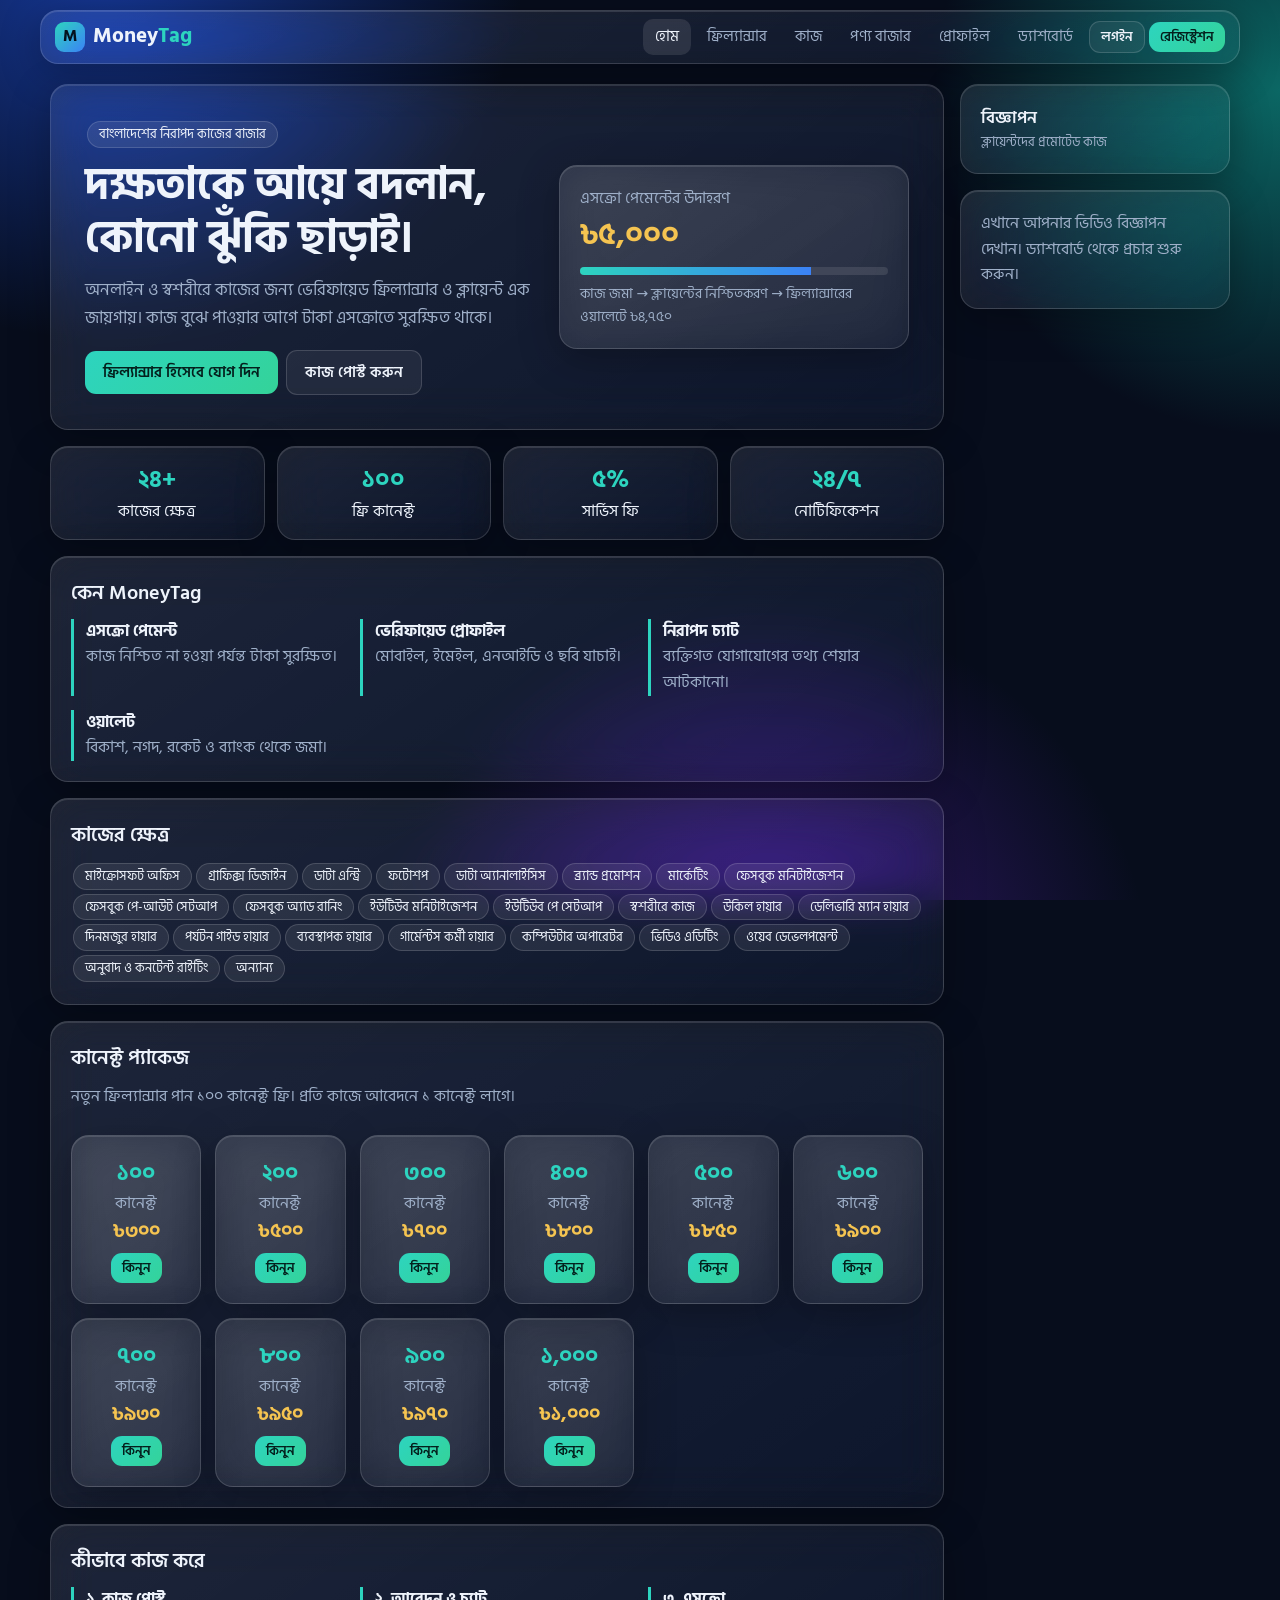
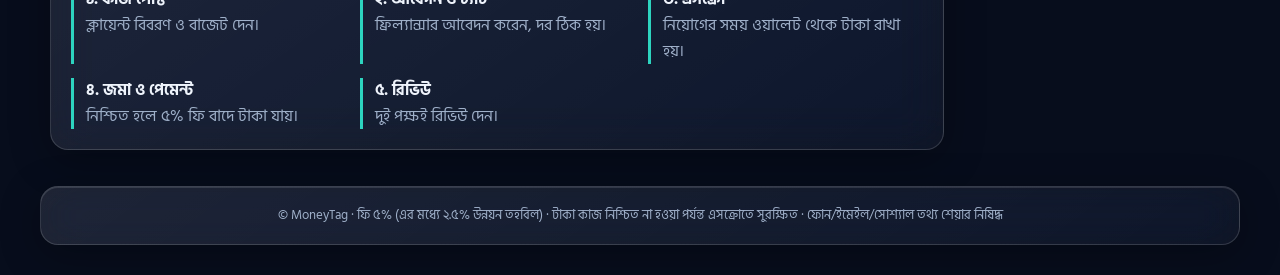
<file: moneytag.html>
<!DOCTYPE html>
<html lang="bn"><head><meta charset="utf-8"><meta name="viewport" content="width=device-width,initial-scale=1">
<title>MoneyTag – অনলাইনে কাজ করুন, আয় করুন</title>
<link href="https://fonts.googleapis.com/css2?family=Hind+Siliguri:wght@400;500;600;700&display=swap" rel="stylesheet">
<style>
:root{--g:rgba(255,255,255,.07);--gb:rgba(255,255,255,.15);--t:#eef3fb;--m:#9fb0c9;--a:#2dd4bf;--w:#f5c451;--r:#fb7185}
*{box-sizing:border-box;margin:0}
body{font-family:'Hind Siliguri',system-ui,sans-serif;color:var(--t);min-height:100vh;background:#070d1c;line-height:1.6}
.bg{position:fixed;inset:0;z-index:-1;background:radial-gradient(55vw 50vw at 8% -5%,#1d4ed8aa 0,transparent 60%),radial-gradient(45vw 45vw at 100% 10%,#0d9488aa 0,transparent 60%),radial-gradient(50vw 50vw at 60% 110%,#6d28d977 0,transparent 60%),#070d1c}
.glass{background:linear-gradient(145deg,rgba(255,255,255,.10),rgba(255,255,255,.04));border:1px solid var(--gb);backdrop-filter:blur(22px) saturate(150%);-webkit-backdrop-filter:blur(22px) saturate(150%);border-radius:18px;box-shadow:0 10px 40px rgba(0,0,0,.28),inset 0 1px 0 rgba(255,255,255,.12)}
nav{position:sticky;top:10px;margin:10px auto;max-width:1200px;width:calc(100% - 20px);padding:8px 14px;display:flex;gap:4px;align-items:center;flex-wrap:wrap;z-index:5}
.logo{font-weight:700;font-size:21px;margin-right:auto;display:flex;align-items:center;gap:8px}.logo b{color:var(--a)}
.logo i{font-style:normal;width:30px;height:30px;border-radius:9px;display:grid;place-items:center;background:linear-gradient(135deg,#2dd4bf,#3b82f6);color:#04121f;font-size:16px}
nav a{padding:6px 12px;border-radius:10px;cursor:pointer;color:var(--m);font-size:15px}nav a.on,nav a:hover{background:rgba(255,255,255,.1);color:var(--t)}
.wrap{max-width:1200px;margin:auto;padding:10px;display:grid;grid-template-columns:1fr 270px;gap:16px}
@media(max-width:900px){.wrap{grid-template-columns:1fr}}
.card{padding:20px;margin-bottom:16px}
h1{font-size:clamp(28px,5vw,44px);line-height:1.2;font-weight:700;letter-spacing:-.01em}h2{font-size:20px;margin-bottom:10px;font-weight:600}h3{font-size:17px;font-weight:600}
.sub{color:var(--m)}.lead{font-size:17px;margin:12px 0 18px;max-width:52ch}
.btn{background:linear-gradient(135deg,#2dd4bf,#34d399);color:#04201d;border:0;border-radius:11px;padding:9px 18px;font-family:inherit;font-size:15px;font-weight:600;cursor:pointer;transition:filter .15s}
.btn:hover{filter:brightness(1.1)}.btn.o{background:rgba(255,255,255,.06);color:var(--t);border:1px solid var(--gb)}.btn.s{padding:4px 11px;font-size:13px}
.btn:focus-visible,input:focus-visible,select:focus-visible,textarea:focus-visible,nav a:focus-visible{outline:2px solid var(--a);outline-offset:2px}
input,select,textarea{width:100%;background:rgba(5,12,28,.45);border:1px solid var(--gb);color:var(--t);border-radius:11px;padding:9px 12px;font:inherit;margin:4px 0 9px}
option{color:#000}label{font-size:13px;color:var(--m)}
.grid{display:grid;grid-template-columns:repeat(auto-fill,minmax(230px,1fr));gap:14px}.grid>.card{margin:0}
.chip{display:inline-block;padding:2px 11px;border-radius:20px;background:rgba(255,255,255,.08);border:1px solid var(--gb);font-size:13px;margin:2px}
.dot{display:inline-block;width:10px;height:10px;border-radius:50%;background:#64748b;margin-right:5px}.dot.on{background:#22c55e;box-shadow:0 0 8px #22c55e}
.row{display:flex;gap:8px;align-items:center;flex-wrap:wrap}.sp{margin-left:auto}
.amt{font-size:30px;font-weight:700;color:var(--w)}
.hero{display:grid;grid-template-columns:1.3fr 1fr;gap:20px;align-items:center;padding:34px}@media(max-width:700px){.hero{grid-template-columns:1fr;padding:22px}}
.stats{display:grid;grid-template-columns:repeat(auto-fit,minmax(140px,1fr));gap:12px;margin-bottom:16px}.stats .card{margin:0;text-align:center;padding:14px}.stats b{font-size:24px;color:var(--a);display:block}
.ft{border-left:3px solid var(--a);padding-left:12px}.ft b{display:block}
.bar{height:8px;border-radius:8px;background:rgba(255,255,255,.1);overflow:hidden;margin:8px 0}.bar i{display:block;height:100%;background:linear-gradient(90deg,#2dd4bf,#3b82f6)}
.av{width:52px;height:52px;border-radius:50%;object-fit:cover;background:linear-gradient(135deg,#1e3a8a,#0d9488);display:grid;place-items:center;font-weight:700;flex:none;border:2px solid var(--gb)}.av.l{width:96px;height:96px;font-size:32px}
.vb{color:#22c55e;font-size:13px}.lnk{color:var(--a);cursor:pointer;text-decoration:underline}
.cols{display:grid;grid-template-columns:260px 1fr;gap:16px}@media(max-width:700px){.cols{grid-template-columns:1fr}}.cols>.card{margin:0}
#modal{position:fixed;inset:0;background:rgba(3,8,20,.65);display:none;align-items:center;justify-content:center;z-index:20;padding:12px}
#modal .box{max-width:540px;width:100%;max-height:90vh;overflow:auto;padding:22px;background:rgba(12,22,44,.9)}
.msg{padding:6px 10px;border-radius:12px;margin:4px 0;max-width:80%;background:rgba(255,255,255,.08)}.msg.me{margin-left:auto;background:#2dd4bf30}
.toast{position:fixed;bottom:18px;left:50%;transform:translateX(-50%);padding:10px 18px;z-index:30;background:rgba(12,22,44,.92)}
.ok{color:#22c55e}.no{color:var(--r)}.st{color:var(--w)}
iframe{width:100%;aspect-ratio:16/9;border:0;border-radius:12px}
.pk{text-align:center}.pk b{font-size:22px;color:var(--a)}
footer{max-width:1200px;margin:10px auto 30px;padding:18px 20px;text-align:center;font-size:13px}
</style></head><body><div class="bg"></div>
<nav class="glass" id="nav"></nav>
<div class="wrap"><main id="app"></main><aside id="ads"></aside></div>
<footer class="glass sub">© MoneyTag · ফি ৫% (এর মধ্যে ২.৫% উন্নয়ন তহবিল) · টাকা কাজ নিশ্চিত না হওয়া পর্যন্ত এসক্রোতে সুরক্ষিত · ফোন/ইমেইল/সোশ্যাল তথ্য শেয়ার নিষিদ্ধ</footer><div id="modal"><div class="box glass" id="mbox"></div></div>
<script>
const FEE=5,DEV=2.5; // মোট ৫% ফি; এর মধ্যে ২.৫% উন্নয়ন তহবিল
const CATS=['মাইক্রোসফট অফিস','গ্রাফিক্স ডিজাইন','ডাটা এন্ট্রি','ফটোশপ','ডাটা অ্যানালাইসিস','ব্র্যান্ড প্রমোশন','মার্কেটিং','ফেসবুক মনিটাইজেশন','ফেসবুক পে-আউট সেটআপ','ফেসবুক অ্যাড রানিং','ইউটিউব মনিটাইজেশন','ইউটিউব পে সেটআপ','স্বশরীরে কাজ','উকিল হায়ার','ডেলিভারি ম্যান হায়ার','দিনমজুর হায়ার','পর্যটন গাইড হায়ার','ব্যবস্থাপক হায়ার','গার্মেন্টস কর্মী হায়ার','কম্পিউটার অপারেটর','ভিডিও এডিটিং','ওয়েব ডেভেলপমেন্ট','অনুবাদ ও কনটেন্ট রাইটিং','অন্যান্য'];
const PK=[[100,300],[200,500],[300,700],[400,800],[500,850],[600,900],[700,930],[800,950],[900,970],[1000,1000]];
const bn=n=>Number(n).toLocaleString('bn-BD');
const esc=s=>String(s).replace(/[&<>"]/g,c=>({'&':'&amp;','<':'&lt;','>':'&gt;','"':'&quot;'}[c]));
const bad=t=>/([0-9০-৯][\s-]?){8,}|[\w.-]+@[\w.-]+|@|whats?\s?app|facebook|fb\.com|messenger|telegram|instagram|imo|হোয়াটস|ফেসবুক|ইমেইল|টেলিগ্রাম|মেসেঞ্জার/i.test(t);
let S;try{S=JSON.parse(localStorage.getItem('mt'))}catch(e){}
S=S||{users:[],cur:null,jobs:[],prods:[],ads:[],seq:1,jid:1};
const save=()=>{try{localStorage.setItem('mt',JSON.stringify(S))}catch(e){}};
const me=()=>S.users.find(u=>u.id===S.cur),U=id=>S.users.find(u=>u.id===id);
let tab='home',cat='',q='';
const $=id=>document.getElementById(id),v=id=>($(id)||{}).value||'';
function toast(m){const d=document.createElement('div');d.className='toast glass';d.textContent=m;document.body.appendChild(d);setTimeout(()=>d.remove(),2800)}
function modal(h){$('mbox').innerHTML=h;$('modal').style.display='flex'}
function closeM(){$('modal').style.display='none'}
$('modal').onclick=e=>{if(e.target.id=='modal')closeM()};
function note(id,m){const u=U(id);if(u){u.notes.unshift({m,t:new Date().toLocaleString('bn-BD'),r:0});save()}}
function go(t){tab=t;render()}
function verified(u){return u.ver.m&&u.ver.n&&u.ver.e&&u.doc&&u.photo}
function need(){const u=me();if(!u){toast('আগে লগইন বা রেজিস্ট্রেশন করুন');reg();return 0}if(!verified(u)){toast('প্রোফাইল ভেরিফিকেশন সম্পূর্ণ করুন');go('dash');return 0}return u}
function nav(){const u=me(),un=u?u.notes.filter(n=>!n.r).length:0;
 const t=[['home','হোম'],['free','ফ্রিল্যান্সার'],['jobs','কাজ'],['mkt','পণ্য বাজার'],['prof','প্রোফাইল'],['dash','ড্যাশবোর্ড'+(un?' 🔔'+bn(un):'')]];
 $('nav').innerHTML='<div class="logo"><i>M</i><span>Money<b>Tag</b></span></div>'+t.map(x=>`<a tabindex=0 class="${tab==x[0]?'on':''}" onclick="go('${x[0]}')">${x[1]}</a>`).join('')+(u?`<span class="chip">${av(u,22)}<span class="dot on"></span>${esc(u.id)}</span><button class="btn o s" onclick="logout()">লগআউট</button>`:'<button class="btn o s" onclick="login()">লগইন</button><button class="btn s" onclick="reg()">রেজিস্ট্রেশন</button>')}
function av(u,s){s=s||48;const st=`width:${s}px;height:${s}px;font-size:${s/2.4}px`;return u&&u.img?`<img class="av" style="${st}" src="${u.img}" alt="">`:`<span class="av" style="${st}">${esc((u&&u.id||'?')[0])}</span>`}
function adsPanel(){$('ads').innerHTML='<div class="glass card"><h3>বিজ্ঞাপন</h3><p class="sub" style="font-size:13px">ক্লায়েন্টদের প্রমোটেড কাজ</p></div>'+(S.ads.length?S.ads.map(a=>{const m=a.v.match(/(?:youtu\.be\/|v=|embed\/)([\w-]{11})/);return`<div class="glass card"><b>${esc(a.t)}</b>${m?`<iframe src="https://www.youtube.com/embed/${m[1]}" allowfullscreen></iframe>`:''}<p class="sub">${esc(a.d)}</p></div>`}).join(''):'<div class="glass card sub">এখানে আপনার ভিডিও বিজ্ঞাপন দেখান। ড্যাশবোর্ড থেকে প্রচার শুরু করুন।</div>')}
function render(){nav();adsPanel();$('app').innerHTML=({home,free,jobs,mkt,dash,prof})[tab]();window.scrollTo(0,0)}
function home(){return`<section class="glass card hero"><div><span class="chip">বাংলাদেশের নিরাপদ কাজের বাজার</span><h1 style="margin-top:10px">দক্ষতাকে আয়ে বদলান, কোনো ঝুঁকি ছাড়াই।</h1><p class="sub lead">অনলাইন ও স্বশরীরে কাজের জন্য ভেরিফায়েড ফ্রিল্যান্সার ও ক্লায়েন্ট এক জায়গায়। কাজ বুঝে পাওয়ার আগে টাকা এসক্রোতে সুরক্ষিত থাকে।</p><div class="row"><button class="btn" onclick="reg('f')">ফ্রিল্যান্সার হিসেবে যোগ দিন</button><button class="btn o" onclick="reg('b')">কাজ পোস্ট করুন</button></div></div><div class="glass card" style="margin:0"><span class="sub">এসক্রো পেমেন্টের উদাহরণ</span><div class="amt">৳৫,০০০</div><div class="bar"><i style="width:75%"></i></div><p class="sub" style="font-size:14px">কাজ জমা → ক্লায়েন্টের নিশ্চিতকরণ → ফ্রিল্যান্সারের ওয়ালেটে ৳৪,৭৫০</p></div></section>
<div class="stats"><div class="glass card"><b>${bn(CATS.length)}+</b>কাজের ক্ষেত্র</div><div class="glass card"><b>${bn(100)}</b>ফ্রি কানেক্ট</div><div class="glass card"><b>${bn(FEE)}%</b>সার্ভিস ফি</div><div class="glass card"><b>২৪/৭</b>নোটিফিকেশন</div></div>
<div class="glass card"><h2>কেন MoneyTag</h2><div class="grid"><div class="ft"><b>এসক্রো পেমেন্ট</b><span class="sub">কাজ নিশ্চিত না হওয়া পর্যন্ত টাকা সুরক্ষিত।</span></div><div class="ft"><b>ভেরিফায়েড প্রোফাইল</b><span class="sub">মোবাইল, ইমেইল, এনআইডি ও ছবি যাচাই।</span></div><div class="ft"><b>নিরাপদ চ্যাট</b><span class="sub">ব্যক্তিগত যোগাযোগের তথ্য শেয়ার আটকানো।</span></div><div class="ft"><b>ওয়ালেট</b><span class="sub">বিকাশ, নগদ, রকেট ও ব্যাংক থেকে জমা।</span></div></div></div>
<div class="glass card"><h2>কাজের ক্ষেত্র</h2>${CATS.map(c=>`<span class="chip" style="cursor:pointer" onclick="cat='${c}';go('free')">${c}</span>`).join('')}</div>
<div class="glass card"><h2>কানেক্ট প্যাকেজ</h2><p class="sub">নতুন ফ্রিল্যান্সার পান ১০০ কানেক্ট ফ্রি। প্রতি কাজে আবেদনে ১ কানেক্ট লাগে।</p><br><div class="grid" style="grid-template-columns:repeat(auto-fill,minmax(130px,1fr))">${PK.map(p=>`<div class="glass card pk"><b>${bn(p[0])}</b><br><span class="sub">কানেক্ট</span><br><span class="amt" style="font-size:19px">৳${bn(p[1])}</span><br><button class="btn s" style="margin-top:6px" onclick="buyC(${p[0]},${p[1]})">কিনুন</button></div>`).join('')}</div></div>
<div class="glass card"><h2>কীভাবে কাজ করে</h2><div class="grid"><div class="ft"><b>১. কাজ পোস্ট</b><span class="sub">ক্লায়েন্ট বিবরণ ও বাজেট দেন।</span></div><div class="ft"><b>২. আবেদন ও চ্যাট</b><span class="sub">ফ্রিল্যান্সার আবেদন করেন, দর ঠিক হয়।</span></div><div class="ft"><b>৩. এসক্রো</b><span class="sub">নিয়োগের সময় ওয়ালেট থেকে টাকা রাখা হয়।</span></div><div class="ft"><b>৪. জমা ও পেমেন্ট</b><span class="sub">নিশ্চিত হলে ${bn(FEE)}% ফি বাদে টাকা যায়।</span></div><div class="ft"><b>৫. রিভিউ</b><span class="sub">দুই পক্ষই রিভিউ দেন।</span></div></div></div>`}
function stars(u){const r=u.rev||[];return r.length?'★ '+bn((r.reduce((a,b)=>a+b.s,0)/r.length).toFixed(1))+' ('+bn(r.length)+')':'নতুন'}
const DEMO=[{id:'F-100001',role:'f',title:'ডাটা এন্ট্রি ও এক্সেল বিশেষজ্ঞ',bio:'দ্রুত ও নির্ভুল ডাটা এন্ট্রি, এক্সেল রিপোর্ট ও ফর্মুলার কাজ করি।',loc:'ঢাকা',rate:500,lang:'বাংলা, ইংরেজি',skills:'ডাটা এন্ট্রি, মাইক্রোসফট অফিস',rev:[{s:5,c:'সময়মতো নিখুঁত কাজ'}],on:1,port:[]},{id:'F-100002',role:'f',title:'গ্রাফিক ডিজাইনার',bio:'লোগো, ব্যানার ও সোশ্যাল মিডিয়া ডিজাইন।',loc:'চট্টগ্রাম',rate:800,lang:'বাংলা',skills:'গ্রাফিক্স ডিজাইন, ফটোশপ',rev:[{s:4,c:'ভালো ডিজাইন'}],on:0,port:[]}];
const okv=u=>u.ver?verified(u):1;
function free(){const all=[...S.users.filter(u=>u.role=='f'),...DEMO].filter(u=>(!cat||(u.skills||'').includes(cat))&&(!q||((u.skills||'')+(u.title||'')+u.id).includes(q))).sort((a,b)=>(b.promo||0)-(a.promo||0));
 return`<div class="glass card"><h2>ফ্রিল্যান্সার খুঁজুন</h2><div class="row"><input style="flex:1" placeholder="দক্ষতা বা আইডি লিখুন" value="${esc(q)}" onchange="q=this.value;render()"><select style="flex:1" onchange="cat=this.value;render()"><option value="">সব ক্ষেত্র</option>${CATS.map(c=>`<option ${c==cat?'selected':''}>${c}</option>`).join('')}</select></div></div><div class="grid">${all.map(u=>`<div class="glass card"><div class="row">${av(u)}<div><span class="dot ${u.on||u.id==S.cur?'on':''}"></span><b>${u.id}</b>${okv(u)?' <span class="vb">✔ ভেরিফায়েড</span>':''}<br><span class="sub">${stars(u)}</span></div></div><p style="margin-top:8px"><b>${esc(u.title||'নতুন ফ্রিল্যান্সার')}</b></p><p class="sub" style="font-size:14px">${esc(u.skills||'দক্ষতা যোগ হয়নি')}</p>${u.rate?`<p class="st">৳${bn(u.rate)} থেকে শুরু</p>`:''}${u.promo?'<span class="chip st">প্রোমোটেড</span>':''}<button class="btn o s" style="margin-top:8px" onclick="viewP('${u.id}')">প্রোফাইল দেখুন</button></div>`).join('')||'<p class="sub">এই ক্ষেত্রে কেউ নেই।</p>'}</div>`}
function viewP(id){const u=U(id)||DEMO.find(d=>d.id==id);if(!u)return;const f=u.role=='f';
 modal(`<div class="row">${av(u,96)}<div><h2 style="margin:0">${esc(u.id)}</h2><span class="dot ${u.on||u.id==S.cur?'on':''}"></span>${u.on||u.id==S.cur?'অনলাইন':'অফলাইন'}${okv(u)?' · <span class="vb">✔ ভেরিফায়েড</span>':''}<br><span class="sub">${stars(u)}</span></div><button class="btn o s sp" onclick="closeM()">বন্ধ</button></div>
 <p style="margin-top:12px"><b>${esc(f?(u.title||'নতুন ফ্রিল্যান্সার'):(u.company||'ক্লায়েন্ট'))}</b>${u.loc?' · '+esc(u.loc):''}</p><p class="sub">${esc(u.bio||'কোনো পরিচিতি নেই।')}</p>
 ${f?`<p style="margin-top:8px">${(u.skills||'').split(', ').filter(Boolean).map(s=>`<span class="chip">${esc(s)}</span>`).join('')}</p>${u.rate?`<p class="st">৳${bn(u.rate)} থেকে শুরু</p>`:''}${u.lang?`<p class="sub">ভাষা: ${esc(u.lang)}</p>`:''}${(u.port||[]).length?'<h3 style="margin-top:10px">পোর্টফোলিও</h3>'+u.port.map(x=>`<p>• ${esc(x.t)}${x.l?` – <a class="lnk" href="${esc(x.l)}" target="_blank" rel="noopener noreferrer">দেখুন</a>`:''}</p>`).join(''):''}`:''}
 <h3 style="margin-top:10px">রিভিউ</h3>${(u.rev||[]).map(r=>`<p>★ ${bn(r.s)} <span class="sub">${esc(r.c)}</span></p>`).join('')||'<p class="sub">এখনো রিভিউ নেই।</p>'}`)}
function jobs(){const u=me();
 const form=u&&u.role=='b'?`<div class="glass card"><h2>নতুন কাজ পোস্ট</h2><input id="jt" placeholder="কাজের শিরোনাম"><select id="jc">${CATS.map(c=>`<option>${c}</option>`).join('')}</select><input id="jb" type="number" placeholder="বাজেট (৳)"><textarea id="jd" placeholder="কাজের বিবরণ"></textarea><button class="btn" onclick="postJob()">কাজ পোস্ট করুন</button></div>`:'';
 const L=S.jobs.slice().reverse().map(j=>{const by=U(j.by),mine=u&&j.by==u.id,fr=u&&j.hire==u.id;
 const ap=u&&u.role=='f'&&j.st=='open'&&!j.ap.includes(u.id)?`<button class="btn s" onclick="apply(${j.id})">আবেদন (১ কানেক্ট)</button>`:'';
 const hire=mine&&j.st=='open'?j.ap.map(f=>`<button class="btn o s" onclick="hire(${j.id},'${f}')">${f}-কে নিয়োগ</button>`).join(''):'';
 const sub=fr&&j.st=='progress'?`<label class="btn s" style="display:inline-block">ফাইল জমা দিন<input type="file" hidden onchange="submitW(${j.id},this)"></label>`:'';
 const cf=mine&&j.st=='review'?`<button class="btn s" onclick="confirmW(${j.id})">নিশ্চিত করে পেমেন্ট দিন</button>`:'';
 const rv=j.st=='done'&&(mine||fr)&&!j.rv[u.id]?`<button class="btn s" onclick="review(${j.id})">রিভিউ দিন</button>`:'';
 const ch=(mine||fr)&&j.hire||(mine&&j.ap.length)?`<button class="btn o s" onclick="chat(${j.id})">💬 চ্যাট</button>`:'';
 return`<div class="glass card"><div class="row"><h3>${esc(j.t)}</h3><span class="chip">${esc(j.c)}</span><span class="sp amt" style="font-size:20px">৳${bn(j.b)}</span></div><p class="sub">${esc(j.d)}</p><p style="font-size:13px"><span class="dot ${by&&by.id==S.cur?'on':''}"></span><a class="lnk" onclick="viewP('${j.by}')">${j.by}</a> · অবস্থা: <b class="st">${{open:'খোলা',progress:'চলমান',review:'যাচাইয়ের অপেক্ষায়',done:'সম্পন্ন'}[j.st]}</b> · আবেদন ${bn(j.ap.length)}</p>${j.files.map(f=>`<span class="chip">📎 ${esc(f)}</span>`).join('')}<div class="row" style="margin-top:6px">${ap}${hire}${sub}${cf}${rv}${ch}</div></div>`}).join('')||'<div class="glass card sub">এখনো কোনো কাজ নেই। ক্লায়েন্ট হিসেবে প্রথম কাজটি পোস্ট করুন।</div>';
 return form+L}
function mkt(){const u=me();return`${u?`<div class="glass card"><h2>পণ্য বিক্রি করুন</h2><input id="pt" placeholder="পণ্যের নাম"><input id="pp" type="number" placeholder="দাম (৳)"><textarea id="pd" placeholder="বিবরণ"></textarea><button class="btn" onclick="postProd()">পণ্য পোস্ট করুন</button></div>`:''}<div class="glass card"><h2>পণ্য বাজার</h2><p class="sub">ক্রয় শুধু ওয়ালেট ব্যালেন্স দিয়ে।</p></div><div class="grid">${S.prods.map((p,i)=>`<div class="glass card" style="margin:0"><h3>${esc(p.t)}</h3><p class="sub">${esc(p.d)}</p><p class="amt" style="font-size:22px">৳${bn(p.p)}</p><p style="font-size:12px">${p.by}</p>${p.sold?'<span class="chip no">বিক্রিত</span>':`<button class="btn s" onclick="buyP(${i})">ওয়ালেটে কিনুন</button>`}</div>`).join('')||'<p class="sub">এখনো কোনো পণ্য নেই।</p>'}</div>`}
function dash(){const u=me();if(!u)return'<div class="glass card"><h2>ড্যাশবোর্ড</h2><p class="sub">দেখতে লগইন করুন।</p><br><button class="btn" onclick="reg()">রেজিস্ট্রেশন</button> <button class="btn o" onclick="login()">লগইন</button></div>';
 const V=(k,l)=>`<div class="row"><span class="${u.ver[k]?'ok':'no'}">${u.ver[k]?'✔':'✖'}</span> ${l}${u.ver[k]?'':`<button class="btn s sp" onclick="verify('${k}')">ভেরিফাই</button>`}</div>`;
 const up=(k,l)=>`<div class="row"><span class="${u[k]?'ok':'no'}">${u[k]?'✔':'✖'}</span> ${l}${u[k]?'':`<label class="btn s sp">আপলোড<input type="file" accept="image/*" hidden onchange="upl('${k}',this)"></label>`}</div>`;
 const tx=(u.tx||[]).slice().reverse().map((t,i,a)=>`<div class="row" style="font-size:13px">${t.k} ৳${bn(t.a)} <span class="sub">${esc(t.n||'')}</span><span class="sp ${t.s=='ok'?'ok':'st'}">${t.s=='ok'?'ভেরিফায়েড':'যাচাই বাকি'}</span>${t.s!='ok'?`<button class="btn o s" onclick="vtx(${a.length-1-i})">ভেরিফাই (ডেমো)</button>`:''}</div>`).join('');
 return`<div class="glass card"><div class="row"><h2>${esc(u.name)}${u.company?' · '+esc(u.company):''}</h2><span class="chip">${u.role=='f'?'ফ্রিল্যান্সার':'ক্লায়েন্ট'}</span><span class="chip">${u.id}</span><span class="sp"><span class="dot on"></span>অনলাইন</span></div>
<div class="row" style="margin-top:6px"><div><span class="sub">ওয়ালেট</span><div class="amt">৳${bn(u.wallet)}</div></div>${u.role=='f'?`<div class="sp"><span class="sub">কানেক্ট</span><div class="amt">${bn(u.connects)}</div></div>`:''}</div></div>
<div class="glass card"><h2>ভেরিফিকেশন</h2>${V('m','মোবাইল: '+esc(u.phone))}${V('e','ইমেইল: '+esc(u.email))}${V('n','এনআইডি নম্বর: '+esc(u.nid))}${up('doc','এনআইডি / জন্মনিবন্ধনের ছবি')}${up('photo','প্রোফাইল ছবি')}${u.company?up('cdoc','কোম্পানির কাগজপত্র'):''}<p class="sub" style="font-size:12px">${verified(u)?'আপনার প্রোফাইল ভেরিফায়েড।':'সব ধাপ শেষ না হলে কাজ, আবেদন ও লেনদেন বন্ধ থাকবে।'}</p></div>
<div class="glass card"><h2>টাকা জমা</h2><select id="dm"><option>বিকাশ</option><option>নগদ</option><option>রকেট</option><option>ব্যাংক</option></select><input id="da" type="number" placeholder="পরিমাণ (৳)"><input id="dt" placeholder="ট্রানজেকশন আইডি (TrxID)"><button class="btn" onclick="dep()">জমা সাবমিট করুন</button><br><br>${tx||'<p class="sub">কোনো লেনদেন নেই।</p>'}</div>
${u.role=='f'?`<div class="glass card"><h2>প্রোফাইল প্রোমোশন</h2><p class="sub">৳৫০ দিয়ে সার্চে সবার উপরে দেখান।</p><br><button class="btn" onclick="promo()">${u.promo?'প্রোমোটেড ✔':'৳৫০ দিয়ে প্রোমোট করুন'}</button></div>`:`<div class="glass card"><h2>ভিডিও বিজ্ঞাপন (৳১০০)</h2><input id="at" placeholder="শিরোনাম"><input id="av" placeholder="ইউটিউব ভিডিও লিংক"><textarea id="ad" placeholder="ছোট বিবরণ"></textarea><button class="btn" onclick="adBuy()">প্রচার শুরু করুন</button></div>`}
<div class="glass card"><h2>নোটিফিকেশন</h2>${u.notes.map(n=>`<p style="font-size:14px">🔔 ${esc(n.m)} <span class="sub">${n.t}</span></p>`).join('')||'<p class="sub">কিছু নেই।</p>'}</div>`;}
function reg(r){modal(`<h2>রেজিস্ট্রেশন</h2><label>ধরন</label><select id="rr"><option value="f" ${r=='f'?'selected':''}>ফ্রিল্যান্সার</option><option value="b" ${r=='b'?'selected':''}>বায়ার / ক্লায়েন্ট</option></select><input id="rn" placeholder="পূর্ণ নাম"><input id="re" type="email" placeholder="ইমেইল"><input id="rp" placeholder="মোবাইল নম্বর"><input id="ri" placeholder="এনআইডি / জন্মনিবন্ধন নম্বর"><input id="rc" placeholder="কোম্পানির নাম (ঐচ্ছিক, শুধু ক্লায়েন্ট)"><button class="btn" onclick="doReg()">অ্যাকাউন্ট খুলুন</button>`)}
function doReg(){const n=v('rn').trim(),e=v('re').trim(),p=v('rp').trim(),i=v('ri').trim(),r=v('rr');if(!n||!e||!p||!i)return toast('সব ঘর পূরণ করুন');
 const u={id:(r=='f'?'F-':'B-')+(100100+S.seq++),name:n,email:e,phone:p,nid:i,role:r,ver:{m:0,e:0,n:0},doc:0,photo:0,wallet:0,connects:r=='f'?100:0,notes:[],tx:[],skills:'',rev:[],company:r=='b'?v('rc').trim():'',promo:0};
 S.users.push(u);S.cur=u.id;note(u.id,'স্বাগতম! প্রোফাইল ভেরিফিকেশন সম্পূর্ণ করুন।'+(r=='f'?' আপনি ১০০ ফ্রি কানেক্ট পেয়েছেন।':''));save();closeM();toast('আপনার আইডি: '+u.id);go('dash')}
function login(){modal(`<h2>লগইন</h2><input id="li" placeholder="আপনার আইডি (যেমন F-100100)"><button class="btn" onclick="doLogin()">লগইন</button>`)}
function doLogin(){const u=U(v('li').trim());if(!u)return toast('এই আইডি পাওয়া যায়নি');S.cur=u.id;save();closeM();go('dash')}
function logout(){S.cur=null;save();go('home')}
function verify(k){const c=String(Math.floor(1e5+Math.random()*9e5));const x=prompt('ডেমো কোড: '+c+'\nকোডটি লিখুন');if(x==c){me().ver[k]=1;save();render();toast('ভেরিফাইড')}else if(x!==null)toast('কোড ভুল')}
function upl(k,el){const f=el.files[0];if(!f)return;if(k!='photo'){me()[k]=1;save();render();return toast('আপলোড হয়েছে')}
 const r=new FileReader();r.onload=()=>{const i=new Image();i.onload=()=>{const c=document.createElement('canvas');c.width=c.height=160;const s=Math.min(i.width,i.height);c.getContext('2d').drawImage(i,(i.width-s)/2,(i.height-s)/2,s,s,0,0,160,160);const u=me();u.photo=1;u.img=c.toDataURL('image/jpeg',.8);save();render();toast('ছবি আপডেট হয়েছে')};i.src=r.result};r.readAsDataURL(f)}
function prof(){const u=me();if(!u)return'<div class="glass card"><h2>প্রোফাইল</h2><p class="sub">প্রোফাইল দেখতে লগইন বা রেজিস্ট্রেশন করুন।</p><br><button class="btn" onclick="reg()">রেজিস্ট্রেশন</button> <button class="btn o" onclick="login()">লগইন</button></div>';
 const f=u.role=='f',chk=[u.photo,u.doc,u.bio,u.loc,f?u.title:u.company,f?u.skills:1,f?u.rate:1,verified(u)],pc=Math.round(chk.filter(Boolean).length/chk.length*100);
 return`<div class="cols"><div class="glass card" style="text-align:center">${av(u,96)}<h3 style="margin-top:8px">${esc(u.id)}</h3><p class="sub">${f?'ফ্রিল্যান্সার':'ক্লায়েন্ট'}${u.company?' · '+esc(u.company):''}</p><p>${okv(u)?'<span class="vb">✔ ভেরিফায়েড</span>':'<span class="st">ভেরিফিকেশন বাকি</span>'}</p><label class="btn s" style="display:inline-block;margin:8px 0">ছবি পরিবর্তন<input type="file" accept="image/*" hidden onchange="upl('photo',this)"></label><div class="bar"><i style="width:${pc}%"></i></div><p class="sub" style="font-size:13px">প্রোফাইল ${bn(pc)}% সম্পূর্ণ</p><button class="btn o s" onclick="viewP('${u.id}')">পাবলিক প্রোফাইল দেখুন</button></div>
<div class="glass card"><h2>প্রোফাইল তথ্য</h2>${f?`<label>পেশাগত শিরোনাম</label><input id="pt1" value="${esc(u.title||'')}" placeholder="যেমন: গ্রাফিক ডিজাইনার">`:`<label>কোম্পানি / প্রতিষ্ঠানের নাম</label><input id="pco" value="${esc(u.company||'')}">`}<label>${f?'নিজের সম্পর্কে':'প্রতিষ্ঠান সম্পর্কে'}</label><textarea id="pb" rows="3">${esc(u.bio||'')}</textarea><label>অবস্থান (জেলা/শহর)</label><input id="pl" value="${esc(u.loc||'')}">${f?`<label>শুরুর রেট (৳)</label><input id="pr" type="number" value="${u.rate||''}"><label>ভাষা</label><input id="pg" value="${esc(u.lang||'')}" placeholder="বাংলা, ইংরেজি"><label>দক্ষতার ক্ষেত্র (একাধিক বাছাই করুন)</label><select id="sk" multiple size="6">${CATS.map(c=>`<option ${(u.skills||'').includes(c)?'selected':''}>${c}</option>`).join('')}</select>`:''}<p class="sub" style="font-size:12px">প্রোফাইলে ফোন, ইমেইল বা সোশ্যাল মিডিয়ার তথ্য দেওয়া যাবে না।</p><button class="btn" onclick="saveProf()">প্রোফাইল সেভ করুন</button></div></div>
${f?`<div class="glass card"><div class="row"><h2 style="margin:0">পোর্টফোলিও</h2><button class="btn s sp" onclick="addPort()">+ কাজ যোগ করুন</button></div>${(u.port||[]).map((x,i)=>`<div class="row" style="margin-top:6px">• ${esc(x.t)}<button class="btn o s sp" onclick="delPort(${i})">মুছুন</button></div>`).join('')||'<p class="sub">আপনার সেরা কাজগুলো যোগ করুন।</p>'}</div>`:''}`}
function saveProf(){const u=me(),g=id=>$(id)?$(id).value.trim():'';const all=g('pt1')+' '+g('pb')+' '+g('pl')+' '+g('pg');if(bad(all))return toast('প্রোফাইলে যোগাযোগের তথ্য দেওয়া যাবে না');
 u.bio=g('pb');u.loc=g('pl');if(u.role=='f'){u.title=g('pt1');u.rate=+g('pr')||0;u.lang=g('pg');u.skills=[...$('sk').selectedOptions].map(o=>o.value).join(', ')}else u.company=g('pco');save();render();toast('প্রোফাইল সেভ হয়েছে')}
function addPort(){const t=(prompt('কাজের নাম')||'').trim();if(!t)return;const l=(prompt('লিংক (ঐচ্ছিক, https://...)')||'').trim();if(bad(t)||(l&&!/^https?:\/\//.test(l)))return toast('শিরোনাম বা লিংক সঠিক নয়');me().port=me().port||[];me().port.push({t,l});save();render()}
function delPort(i){me().port.splice(i,1);save();render()}
function dep(){const u=me(),a=+v('da');if(!a||!v('dt').trim())return toast('পরিমাণ ও TrxID দিন');u.tx.push({k:v('dm'),a,n:v('dt').trim(),s:'p'});save();render();toast('জমা সাবমিট হয়েছে, যাচাই চলছে')}
function vtx(i){const u=me(),t=u.tx[i];t.s='ok';u.wallet+=t.a;note(u.id,'৳'+t.a+' ওয়ালেটে যুক্ত হয়েছে');save();render()}
function buyC(n,p){const u=me();if(!u||u.role!='f')return toast('শুধু ফ্রিল্যান্সার কানেক্ট কিনতে পারবেন');if(u.wallet<p)return toast('ওয়ালেটে টাকা কম। আগে জমা দিন');u.wallet-=p;u.connects+=n;save();render();toast(bn(n)+' কানেক্ট যুক্ত হয়েছে')}
function skills(){me().skills=[...$('sk').selectedOptions].map(o=>o.value).join(', ');save();toast('সেভ হয়েছে')}
function promo(){const u=me();if(u.wallet<50)return toast('ওয়ালেটে ৳৫০ নেই');u.wallet-=50;u.promo=1;save();render()}
function adBuy(){const u=me();if(u.wallet<100)return toast('ওয়ালেটে ৳১০০ নেই');if(!v('at'))return toast('শিরোনাম দিন');u.wallet-=100;S.ads.push({t:v('at'),v:v('av'),d:v('ad')});save();render()}
function postJob(){const u=need();if(!u)return;if(!v('jt')||!(+v('jb')>0))return toast('শিরোনাম ও বাজেট দিন');S.jobs.push({id:S.jid++,t:v('jt'),c:v('jc'),b:+v('jb'),d:v('jd'),by:u.id,st:'open',ap:[],hire:null,chat:[],files:[],rv:{}});save();render()}
function apply(id){const u=need();if(!u)return;if(u.connects<1)return toast('কানেক্ট শেষ। প্যাকেজ কিনুন');const j=S.jobs.find(x=>x.id==id);u.connects--;j.ap.push(u.id);note(j.by,u.id+' আপনার কাজে আবেদন করেছেন: '+j.t);save();render()}
function hire(id,f){const u=need();if(!u)return;const j=S.jobs.find(x=>x.id==id);if(u.wallet<j.b)return toast('এসক্রোর জন্য ওয়ালেটে ৳'+bn(j.b)+' দরকার');u.wallet-=j.b;j.hire=f;j.st='progress';note(f,'আপনাকে নিয়োগ দেওয়া হয়েছে: '+j.t);save();render();toast('টাকা এসক্রোতে রাখা হয়েছে')}
function submitW(id,el){if(!el.files[0])return;const j=S.jobs.find(x=>x.id==id);j.files.push(el.files[0].name);j.st='review';note(j.by,'কাজ জমা হয়েছে: '+j.t);save();render()}
function confirmW(id){const j=S.jobs.find(x=>x.id==id),f=U(j.hire),net=j.b*(1-FEE/100);f.wallet+=net;j.st='done';note(f.id,'৳'+bn(net)+' ওয়ালেটে যুক্ত হয়েছে ('+bn(FEE)+'% ফি বাদে)। কাজ: '+j.t);save();render();toast('পেমেন্ট দেওয়া হয়েছে')}
function review(id){const u=me(),j=S.jobs.find(x=>x.id==id),s=+prompt('রেটিং (১-৫)');if(!(s>=1&&s<=5))return;const c=prompt('মন্তব্য')||'';const o=U(u.id==j.by?j.hire:j.by);o.rev.push({s,c});j.rv[u.id]=1;note(o.id,'আপনি একটি নতুন রিভিউ পেয়েছেন');save();render()}
function chat(id){const j=S.jobs.find(x=>x.id==id),u=me();modal(`<h2>${esc(j.t)}</h2><p class="sub" style="font-size:12px">ফোন, ইমেইল বা সোশ্যাল মিডিয়ার তথ্য শেয়ার নিষিদ্ধ।</p><div style="max-height:40vh;overflow:auto">${j.chat.map(m=>`<div class="msg ${m.f==u.id?'me':''}"><small>${m.f}</small><br>${esc(m.t)}</div>`).join('')||'<p class="sub">কথা শুরু করুন।</p>'}</div><input id="cm" placeholder="বার্তা লিখুন"><button class="btn" onclick="send(${id})">পাঠান</button>`)}
function send(id){const t=v('cm').trim();if(!t)return;if(bad(t))return toast('যোগাযোগের তথ্য শেয়ার করা যাবে না');const j=S.jobs.find(x=>x.id==id),u=me();j.chat.push({f:u.id,t});note(u.id==j.by?(j.hire||j.ap[0]):j.by,'নতুন বার্তা: '+j.t);save();chat(id)}
function postProd(){const u=need();if(!u)return;if(!v('pt')||!(+v('pp')>0))return toast('নাম ও দাম দিন');S.prods.push({t:v('pt'),p:+v('pp'),d:v('pd'),by:u.id});save();render()}
function buyP(i){const u=need();if(!u)return;const p=S.prods[i];if(p.by==u.id)return toast('নিজের পণ্য কিনতে পারবেন না');if(u.wallet<p.p)return toast('ওয়ালেটে পর্যাপ্ত টাকা নেই');u.wallet-=p.p;U(p.by).wallet+=p.p*(1-FEE/100);p.sold=1;note(p.by,'আপনার পণ্য বিক্রি হয়েছে: '+p.t);save();render();toast('কেনা সম্পন্ন')}
render();
</script></body></html>
</file>
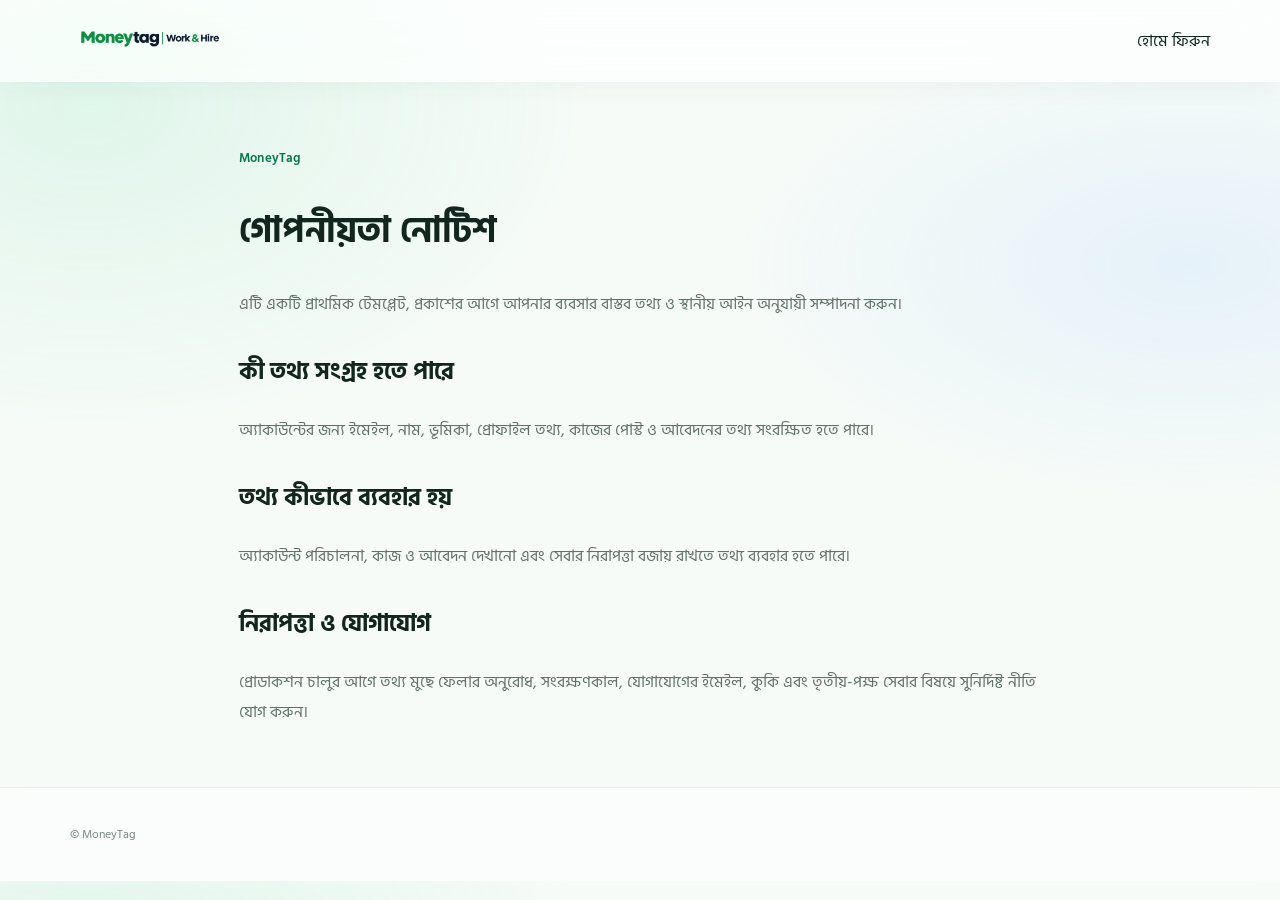
<file: privacy.html>
<!doctype html><html lang="bn"><head><meta charset="utf-8"><meta name="viewport" content="width=device-width,initial-scale=1"><title>Privacy Notice — MoneyTag</title><link rel="stylesheet" href="styles.css"></head><body><header class="topbar"><a class="brand" href="index.html" aria-label="MoneyTag Home"><img class="brand-logo" src="moneytag-logo.png" alt="MoneyTag Work & Hire logo"></a><a href="index.html">হোমে ফিরুন</a></header><main class="policy"><span class="eyebrow">MoneyTag</span><h1>গোপনীয়তা নোটিশ</h1><p>এটি একটি প্রাথমিক টেমপ্লেট, প্রকাশের আগে আপনার ব্যবসার বাস্তব তথ্য ও স্থানীয় আইন অনুযায়ী সম্পাদনা করুন।</p><h2>কী তথ্য সংগ্রহ হতে পারে</h2><p>অ্যাকাউন্টের জন্য ইমেইল, নাম, ভূমিকা, প্রোফাইল তথ্য, কাজের পোস্ট ও আবেদনের তথ্য সংরক্ষিত হতে পারে।</p><h2>তথ্য কীভাবে ব্যবহার হয়</h2><p>অ্যাকাউন্ট পরিচালনা, কাজ ও আবেদন দেখানো এবং সেবার নিরাপত্তা বজায় রাখতে তথ্য ব্যবহার হতে পারে।</p><h2>নিরাপত্তা ও যোগাযোগ</h2><p>প্রোডাকশন চালুর আগে তথ্য মুছে ফেলার অনুরোধ, সংরক্ষণকাল, যোগাযোগের ইমেইল, কুকি এবং তৃতীয়-পক্ষ সেবার বিষয়ে সুনির্দিষ্ট নীতি যোগ করুন।</p></main><footer><p>© MoneyTag</p></footer></body></html>
</file>
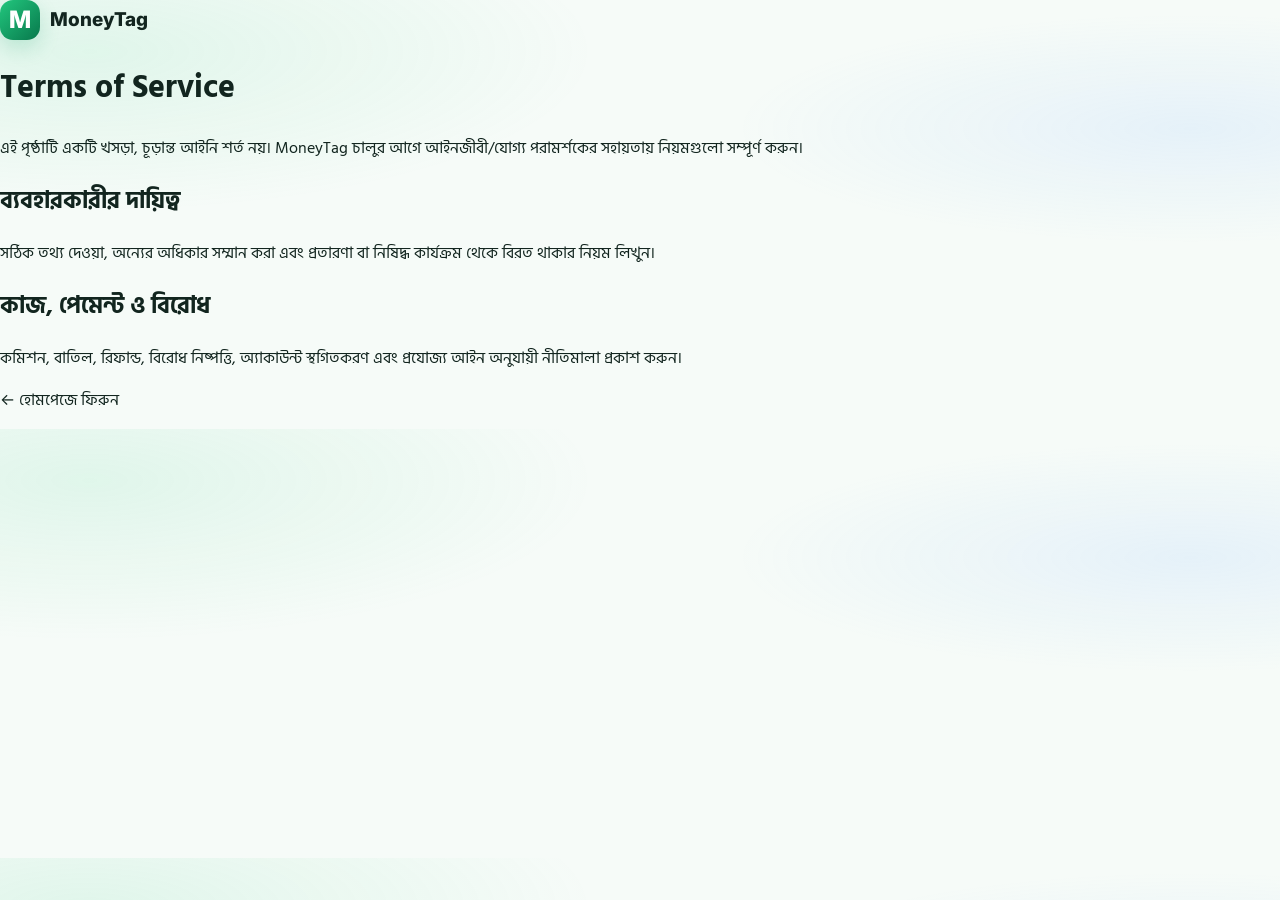
<file: terms.html>
<!doctype html><html lang="bn"><head><meta charset="utf-8"><meta name="viewport" content="width=device-width,initial-scale=1"><title>Terms of Service — MoneyTag</title><link rel="stylesheet" href="styles.css"></head><body><main class="section"><a class="brand" href="index.html"><span class="brand-mark">M</span><span>Money<span class="brand-green">Tag</span></span></a><h1>Terms of Service</h1><p>এই পৃষ্ঠাটি একটি খসড়া, চূড়ান্ত আইনি শর্ত নয়। MoneyTag চালুর আগে আইনজীবী/যোগ্য পরামর্শকের সহায়তায় নিয়মগুলো সম্পূর্ণ করুন।</p><h2>ব্যবহারকারীর দায়িত্ব</h2><p>সঠিক তথ্য দেওয়া, অন্যের অধিকার সম্মান করা এবং প্রতারণা বা নিষিদ্ধ কার্যক্রম থেকে বিরত থাকার নিয়ম লিখুন।</p><h2>কাজ, পেমেন্ট ও বিরোধ</h2><p>কমিশন, বাতিল, রিফান্ড, বিরোধ নিষ্পত্তি, অ্যাকাউন্ট স্থগিতকরণ এবং প্রযোজ্য আইন অনুযায়ী নীতিমালা প্রকাশ করুন।</p><p><a href="index.html">← হোমপেজে ফিরুন</a></p></main></body></html>
</file>
<file: styles.css>
@import url('https://fonts.googleapis.com/css2?family=Hind+Siliguri:wght@400;500;600;700&family=Inter:wght@400;500;600;700;800&display=swap');
:root{--ink:#12251f;--muted:#687971;--green:#16a36a;--green-dark:#08784c;--mint:#e9f8f0;--line:#e5eee8;--paper:#fff;--bg:#f8fbf8;--shadow:0 18px 60px rgba(23,69,46,.09)}
*{box-sizing:border-box}html{scroll-behavior:smooth}body{margin:0;background:var(--paper);color:var(--ink);font-family:"Hind Siliguri",Inter,sans-serif;font-size:16px}a{color:inherit;text-decoration:none}button,input,select,textarea{font:inherit}button{cursor:pointer}.topbar{height:82px;padding:0 max(5.5%,calc((100% - 1240px)/2));display:flex;align-items:center;justify-content:space-between;border-bottom:1px solid #edf2ee;background:rgba(255,255,255,.92);position:sticky;top:0;z-index:10;backdrop-filter:blur(14px)}.brand{display:flex;align-items:center;gap:10px;font-family:Inter,"Hind Siliguri",sans-serif;font-size:19px;font-weight:800;line-height:1.15}.brand small{display:block;font-family:Inter,sans-serif;font-size:9px;color:#83918a;font-weight:500;letter-spacing:1.3px;margin-top:4px}.brand-mark{display:grid;place-items:center;width:40px;height:40px;border-radius:13px;background:linear-gradient(135deg,#22c77e,#08784c);color:white;font-size:24px;box-shadow:0 8px 20px #16a36a33}.green{color:var(--green)}nav{display:flex;gap:34px;color:#56665e;font-size:15px}nav a:hover,footer a:hover{color:var(--green)}.nav-actions{display:flex;gap:10px;align-items:center}.btn{border:1px solid transparent;border-radius:11px;padding:10px 17px;font-weight:600;font-size:14px;transition:.2s;display:inline-flex;align-items:center;justify-content:center;gap:10px}.btn:hover{transform:translateY(-1px)}.btn-primary{background:var(--green);color:white;box-shadow:0 7px 16px #16a36a25}.btn-primary:hover{background:var(--green-dark)}.btn-quiet{background:transparent;color:#46584f}.btn-outline{border-color:#d4e3d9;background:white;color:#1c4935}.btn-light{background:white;color:var(--green-dark)}.btn-large{padding:14px 22px;font-size:15px;border-radius:13px}.btn-small{padding:7px 11px;font-size:12px}.btn-full{width:100%;padding:13px}.hidden{display:none!important}.hero{padding:76px max(5.5%,calc((100% - 1240px)/2)) 68px;display:grid;grid-template-columns:1.05fr .95fr;gap:55px;align-items:center;min-height:570px;background:radial-gradient(ellipse at 85% 22%,#effaf3 0,transparent 38%),linear-gradient(180deg,#fff,#fbfefc)}.eyebrow{font-family:"Hind Siliguri",sans-serif;font-size:13px;font-weight:600;color:var(--green-dark);letter-spacing:.2px;display:inline-flex;align-items:center;gap:8px}.pulse{width:8px;height:8px;background:#22c77e;border-radius:50%;box-shadow:0 0 0 4px #22c77e1f}.hero h1{font-size:clamp(38px,4.5vw,61px);line-height:1.16;letter-spacing:-1.3px;margin:22px 0 18px;font-weight:700}.gradient{color:var(--green)}.hero-copy>p{max-width:510px;color:#65756c;font-size:17px;line-height:1.9;margin:0}.hero-actions{display:flex;gap:12px;margin-top:27px}.trust-row{display:flex;gap:18px;flex-wrap:wrap;color:#718178;font-size:12px;margin-top:29px}.trust-row span:first-letter{color:var(--green)}.hero-art{height:370px;position:relative;display:grid;place-items:center}.orb{position:absolute;border-radius:50%;filter:blur(1px)}.orb-one{width:300px;height:300px;background:linear-gradient(145deg,#d9f6e5,#f3fcf6);right:8%;top:8%}.orb-two{width:180px;height:180px;border:1px solid #b5e9cb;right:0;bottom:0}.dashboard-card{z-index:1;background:#fff;width:min(410px,90%);border:1px solid #e3eee7;border-radius:20px;padding:24px;box-shadow:0 24px 70px #1d68441a;transform:rotate(-2deg)}.dash-top{display:flex;justify-content:space-between;align-items:start}.dash-top small,.dash-stat small,.float-card small{display:block;color:#819088;font-size:11px}.dash-top h3{font-size:19px;margin:3px 0 20px}.live-pill{font:9px Inter,sans-serif;color:#11834f;background:#e8f8ef;border-radius:20px;padding:7px 9px}.dash-stat{border:1px solid #e9f0eb;border-radius:13px;padding:13px;display:flex;align-items:center;gap:12px}.stat-icon{width:40px;height:40px;display:grid;place-items:center;background:#e8f8ef;color:#15985d;border-radius:11px;font-size:20px}.dash-stat strong{font-size:13px}.arrow{margin-left:auto;color:var(--green);font-size:20px}.mini-bars{height:75px;display:flex;align-items:end;gap:7px;padding:16px 4px 7px}.mini-bars i{display:block;flex:1;border-radius:4px 4px 1px 1px;background:linear-gradient(#5cd99a,#d8f6e5)}.mini-bars i:nth-child(1){height:25%}.mini-bars i:nth-child(2){height:42%}.mini-bars i:nth-child(3){height:36%}.mini-bars i:nth-child(4){height:60%}.mini-bars i:nth-child(5){height:45%}.mini-bars i:nth-child(6){height:68%}.mini-bars i:nth-child(7){height:54%}.mini-bars i:nth-child(8){height:75%}.mini-bars i:nth-child(9){height:63%}.mini-bars i:nth-child(10){height:88%}.mini-bars i:nth-child(11){height:70%}.mini-bars i:nth-child(12){height:100%;background:var(--green)}.dash-bottom{display:flex;justify-content:space-between;border-top:1px solid #edf2ee;padding-top:13px;font-size:11px;color:#829087}.dash-bottom b{color:#1c6340}.float-card{position:absolute;z-index:2;background:white;display:flex;align-items:center;gap:10px;padding:13px 15px;border:1px solid #e5eee8;border-radius:13px;box-shadow:var(--shadow)}.float-card b{font-size:12px}.float-connect{top:25px;left:0}.float-icon{display:grid;place-items:center;background:#fff4d9;color:#a8790d;width:34px;height:34px;border-radius:10px}.float-work{bottom:24px;right:0}.avatar{display:grid;place-items:center;width:33px;height:33px;border-radius:50%;background:#dff7e9;color:#0c8a51}.category-section,.jobs-section,.how-section{padding:70px max(5.5%,calc((100% - 1240px)/2))}.category-section{background:#fbfdfb}.section-heading{display:flex;align-items:end;justify-content:space-between;gap:20px;margin-bottom:27px}.section-heading h2,.how-section h2,.cta h2{font-size:30px;line-height:1.3;margin:8px 0 0}.section-heading p{color:var(--muted);font-size:14px;margin:0}.categories{display:grid;grid-template-columns:repeat(6,1fr);gap:12px}.category-card{position:relative;text-align:left;display:flex;flex-direction:column;gap:13px;border:1px solid #e6eee8;border-radius:14px;background:white;padding:18px 16px;min-height:116px;color:#33473c;font-weight:600;font-size:13px;transition:.2s}.category-card:hover{border-color:#8bd7ae;box-shadow:0 9px 24px #1d68440d;transform:translateY(-3px)}.category-icon{display:grid;place-items:center;width:36px;height:36px;border-radius:11px;background:#eaf8ef;color:#15985d;font-family:Inter,sans-serif;font-size:18px}.category-arrow{position:absolute;right:13px;top:14px;color:#a6b7ac}.jobs-section{padding-top:76px;padding-bottom:82px}.job-controls{display:flex;gap:9px}.job-controls input,.job-controls select{border:1px solid #e0e9e2;border-radius:10px;background:white;padding:10px 12px;color:#52635a;min-width:130px;outline:none;font-size:13px}.job-controls input:focus,.field input:focus,.field select:focus,.field textarea:focus{border-color:#5bc98e;box-shadow:0 0 0 3px #20b56b15}.status-banner{padding:12px 15px;background:#f3f8f4;border-radius:10px;font-size:13px;color:#687971;margin:0 0 18px}.status-banner.warning{background:#fff8e8;color:#8a6816}.status-banner.error{background:#fff0ee;color:#b43b2d}.status-banner.success{background:#eaf8ef;color:#117845}.jobs-grid{display:grid;grid-template-columns:repeat(3,1fr);gap:15px}.job-card{border:1px solid #e4ede6;border-radius:16px;padding:21px;transition:.2s;background:#fff;min-width:0}.job-card:hover{box-shadow:var(--shadow);transform:translateY(-3px)}.job-card-top{display:flex;align-items:center;justify-content:space-between}.job-category{font-size:11px;background:#edf8f1;color:#167a4b;border-radius:7px;padding:6px 9px}.job-dot{color:#3cbd7b;font-size:9px}.job-card h3{font-size:18px;line-height:1.4;margin:17px 0 8px}.job-description{font-size:13px;line-height:1.7;color:#718078;min-height:66px;display:-webkit-box;-webkit-line-clamp:3;-webkit-box-orient:vertical;overflow:hidden}.job-meta{display:flex;align-items:center;justify-content:space-between;border-top:1px solid #edf2ee;padding:14px 0;font-size:12px;color:#809087}.job-meta strong{font-family:Inter,sans-serif;color:#183e2b;font-size:15px}.job-card-bottom{display:flex;align-items:center;justify-content:space-between;gap:8px}.client-label{font-size:11px;color:#849188}.empty-state{grid-column:1/-1;text-align:center;padding:50px 20px;border:1px dashed #d7e5db;border-radius:16px;background:#fbfefc}.empty-icon{font-size:32px;color:#70c695}.empty-state h3{margin:10px 0 5px}.empty-state p{color:var(--muted);font-size:14px}.how-section{background:#f6fbf7;text-align:center}.steps{display:grid;grid-template-columns:repeat(3,1fr);gap:20px;margin-top:36px;text-align:left}.steps article{background:white;border:1px solid #e6eee8;border-radius:16px;padding:25px}.steps article>span{font:700 13px Inter,sans-serif;color:var(--green);background:#e7f8ee;border-radius:8px;padding:8px 10px}.steps h3{margin:20px 0 7px;font-size:18px}.steps p{margin:0;color:var(--muted);font-size:14px;line-height:1.8}.cta{margin:60px auto 70px;width:89%;max-width:1240px;border-radius:24px;padding:38px 48px;background:linear-gradient(115deg,#08784c,#19a96b);color:white;display:flex;align-items:center;justify-content:space-between;gap:25px}.cta .eyebrow{color:#c8f4d9}.cta h2{font-size:30px}.cta p{margin:8px 0 0;color:#d9f4e4}.cta .btn{flex-shrink:0}footer{border-top:1px solid #e9f0eb;display:flex;align-items:center;justify-content:space-between;gap:20px;padding:25px max(5.5%,calc((100% - 1240px)/2));color:#7b8981;font-size:12px}.footer-brand{color:var(--ink);font-size:16px}footer>div{display:flex;gap:20px}.modal-open{overflow:hidden}.modal-backdrop{position:fixed;inset:0;background:#102b1fc2;z-index:30;display:grid;place-items:center;padding:20px;overflow:auto}.modal{position:relative;width:min(480px,100%);max-height:calc(100vh - 40px);overflow:auto;background:white;border-radius:20px;padding:32px;box-shadow:0 25px 90px #00190e55}.modal-close{position:absolute;right:18px;top:14px;border:0;background:#f1f6f2;border-radius:50%;width:32px;height:32px;font-size:23px;color:#4e6558}.modal h2{font-size:27px;margin:7px 0 2px}.modal-sub{font-size:13px;color:var(--muted);margin:0 0 18px}.tabs{display:grid;grid-template-columns:1fr 1fr;background:#f1f7f3;border-radius:10px;padding:4px;margin-bottom:20px}.tab{border:0;background:transparent;padding:9px;border-radius:8px;color:#6d7d73}.tab.active{background:white;color:#08784c;box-shadow:0 2px 8px #0c46200c;font-weight:700}.field{display:flex;flex-direction:column;gap:6px;margin-bottom:14px}.field label{font-size:13px;font-weight:600;color:#34483c}.field input,.field select,.field textarea{width:100%;border:1px solid #dfe9e2;border-radius:10px;padding:11px 12px;outline:none;color:#263e30;background:white;font-size:14px}.field textarea{resize:vertical}.form-row{display:grid;grid-template-columns:1.2fr .8fr;gap:12px}.form-message{font-size:12px;color:#b43b2d;line-height:1.6;overflow-wrap:anywhere}.toast{position:fixed;z-index:50;bottom:25px;left:50%;transform:translate(-50%,20px);opacity:0;pointer-events:none;background:#173e2a;color:white;border-radius:10px;padding:12px 20px;font-size:13px;box-shadow:var(--shadow);transition:.25s;max-width:90vw}.toast.show{opacity:1;transform:translate(-50%,0)}.policy{max-width:850px;min-height:65vh;margin:60px auto;padding:0 24px;line-height:1.9}.policy h1{font-size:36px}.policy h2{margin-top:30px}.policy p{color:#617268}@media(max-width:1000px){.hero{gap:20px;padding-top:55px}.categories{grid-template-columns:repeat(4,1fr)}.jobs-grid{grid-template-columns:repeat(2,1fr)}.section-heading{align-items:start;flex-direction:column}.job-controls{width:100%;flex-wrap:wrap}.job-controls input{flex:1}}@media(max-width:700px){.topbar{height:68px;padding:0 18px}.topbar nav{display:none}.brand{font-size:16px}.brand-mark{width:34px;height:34px}.nav-actions{gap:5px}.nav-actions .btn{padding:8px 10px;font-size:12px}.hero{display:block;padding:50px 22px 42px}.hero h1{font-size:42px}.hero-copy>p{font-size:15px}.trust-row{gap:10px}.hero-art{height:315px;margin-top:20px}.dashboard-card{padding:18px}.float-connect{left:-2px;top:8px}.float-work{right:-2px;bottom:8px}.category-section,.jobs-section,.how-section{padding:48px 20px}.section-heading h2,.how-section h2,.cta h2{font-size:25px}.categories{grid-template-columns:repeat(2,1fr);gap:9px}.category-card{min-height:100px;padding:14px}.jobs-grid{grid-template-columns:1fr}.job-controls input,.job-controls select{min-width:0;flex:1}.job-controls .btn{width:100%}.steps{grid-template-columns:1fr;gap:12px}.cta{width:calc(100% - 36px);margin:35px auto 45px;padding:28px 22px;display:block}.cta .btn{margin-top:20px}.section-heading p{line-height:1.7}footer{padding:24px 20px;flex-wrap:wrap}footer>p{order:3;width:100%;margin:0}.modal{padding:27px 20px}.form-row{grid-template-columns:1fr;gap:0}}
/* Uploaded official MoneyTag logo */
.brand-logo{display:block;width:clamp(170px,20vw,285px);height:auto;max-height:52px;object-fit:contain;object-position:left center}.footer-logo{width:220px;max-height:48px}@media(max-width:700px){.brand-logo{width:clamp(150px,42vw,220px);max-height:42px}.footer-logo{width:190px}}


/* Glassmorphism UI layer */
:root{
 --glass-border:rgba(255,255,255,.72);
 --glass-bg:rgba(255,255,255,.64);
 --glass-shadow:0 18px 55px rgba(13,70,43,.12);
}
body{
 background:
   radial-gradient(ellipse at 7% 12%,rgba(76,214,143,.13),transparent 30%),
   radial-gradient(ellipse at 93% 30%,rgba(108,176,255,.12),transparent 27%),
   #f6fbf8;
}
.topbar{
 background:rgba(255,255,255,.72);
 border-bottom:1px solid rgba(255,255,255,.9);
 box-shadow:0 5px 28px rgba(24,80,50,.045);
 backdrop-filter:blur(22px) saturate(150%);
 -webkit-backdrop-filter:blur(22px) saturate(150%);
}
.hero{
 background:
  radial-gradient(ellipse at 80% 20%,rgba(114,230,166,.18),transparent 35%),
  radial-gradient(ellipse at 8% 70%,rgba(113,183,255,.10),transparent 30%),
  transparent;
}
.dashboard-card,.float-card,.category-card,.job-card,.steps article,.modal,.empty-state{
 background:rgba(255,255,255,.68);
 border:1px solid rgba(255,255,255,.88);
 box-shadow:var(--glass-shadow);
 backdrop-filter:blur(18px) saturate(145%);
 -webkit-backdrop-filter:blur(18px) saturate(145%);
}
.dashboard-card{box-shadow:0 26px 75px rgba(16,89,51,.15),inset 0 1px rgba(255,255,255,.9)}
.category-card,.job-card,.steps article{border-color:rgba(209,232,217,.78)}
.category-card:hover,.job-card:hover{
 background:rgba(255,255,255,.86);
 border-color:rgba(73,193,124,.58);
 box-shadow:0 20px 50px rgba(22,117,67,.13);
}
.btn{backdrop-filter:blur(8px)}
.btn-outline,.btn-quiet{
 background:rgba(255,255,255,.52);
 border-color:rgba(204,225,211,.9);
}
.btn-primary{box-shadow:0 8px 24px rgba(22,163,106,.23)}
.category-icon,.stat-icon,.float-icon,.avatar{
 box-shadow:inset 0 1px rgba(255,255,255,.85);
}
.status-banner{
 border:1px solid rgba(220,235,225,.75);
 background:rgba(255,255,255,.62);
 backdrop-filter:blur(12px);
}
.status-banner.warning{background:rgba(255,248,226,.78)}
.status-banner.error{background:rgba(255,239,236,.82)}
.status-banner.success{background:rgba(229,249,237,.82)}
.job-controls input,.job-controls select,.field input,.field select,.field textarea{
 background:rgba(255,255,255,.74);
 border-color:rgba(205,225,212,.9);
}
.modal-backdrop{background:rgba(10,35,24,.42);backdrop-filter:blur(9px);-webkit-backdrop-filter:blur(9px)}
.modal{background:rgba(250,255,252,.88);border-color:rgba(255,255,255,.88);box-shadow:0 35px 100px rgba(0,35,19,.25)}
.steps article{background:rgba(255,255,255,.6)}
.cta{box-shadow:0 24px 65px rgba(8,120,76,.19);border:1px solid rgba(255,255,255,.24)}
footer{background:rgba(255,255,255,.42);backdrop-filter:blur(12px)}
@supports not ((backdrop-filter:blur(1px)) or (-webkit-backdrop-filter:blur(1px))){
 .dashboard-card,.float-card,.category-card,.job-card,.steps article,.modal{background:#fff}
}
</file>
